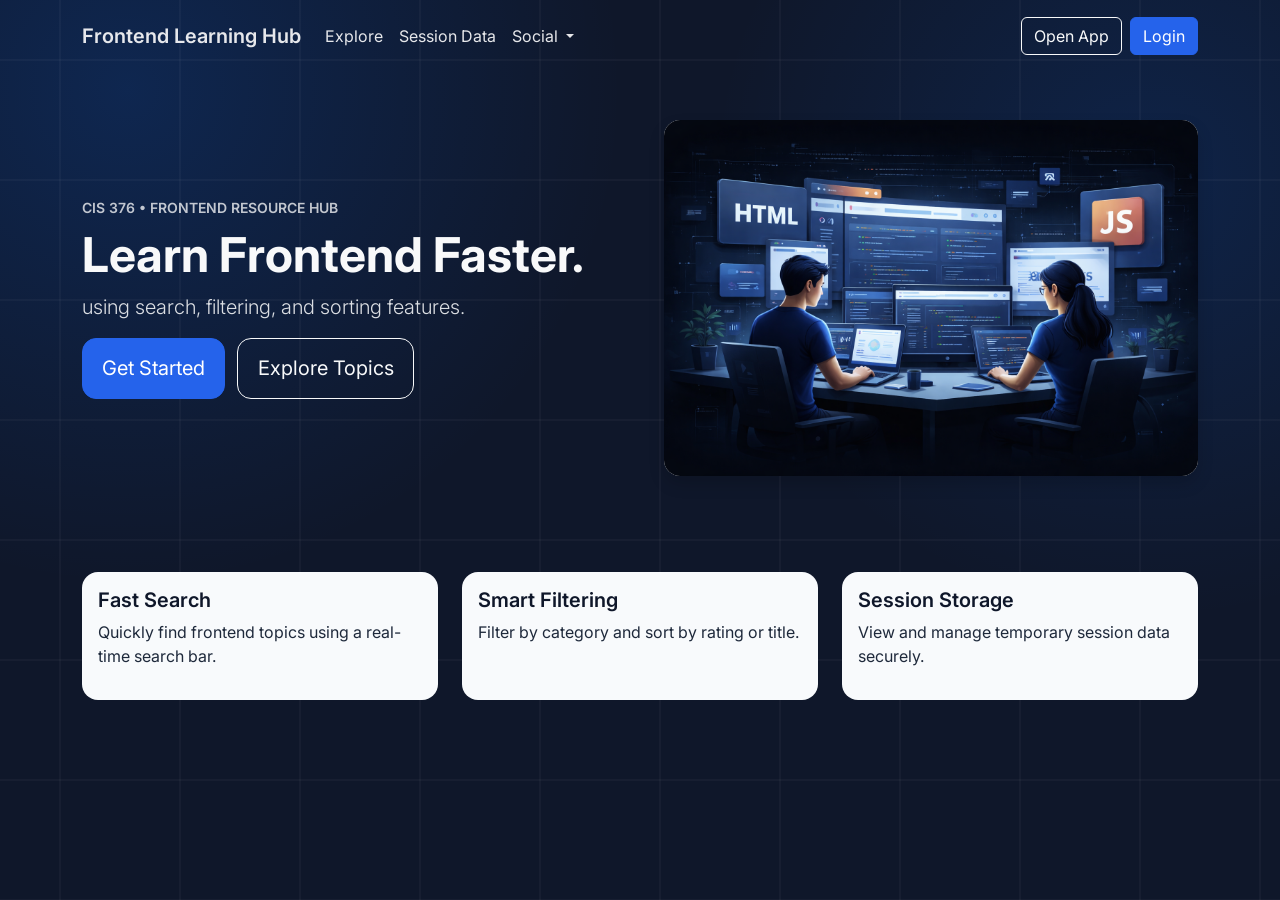
<file: index.html>
<!DOCTYPE html>
<html lang="en">
<head>
  <!-- Character encoding -->
  <meta charset="UTF-8" />

  <!-- Makes the page responsive on mobile -->
  <meta name="viewport" content="width=device-width, initial-scale=1" />

  <title>Frontend Learning Hub</title>

  <!-- Bootstrap CSS library (for layout & components) -->
  <link href="https://cdn.jsdelivr.net/npm/bootstrap@5.3.3/dist/css/bootstrap.min.css" rel="stylesheet">

  <!-- Bootstrap icons (optional icons) -->
  <link rel="stylesheet" href="https://cdn.jsdelivr.net/npm/bootstrap-icons@1.11.3/font/bootstrap-icons.min.css">

  <!-- my custom CSS -->
  <link rel="stylesheet" href="styles/main.css" />
</head>

<body>

  <!-- ===== NAVBAR (Top Navigation Bar) ===== -->
  <nav class="navbar navbar-expand-lg navbar-dark py-3">
    <div class="container">

      <!-- Website logo / name -->
      <a class="navbar-brand fw-semibold" href="index.html">
        Frontend Learning Hub
      </a>

      <!-- Responsive toggle button (for mobile menu) -->
      <button
        class="navbar-toggler"
        type="button"
        data-bs-toggle="collapse"
        data-bs-target="#topNav"
        aria-controls="topNav"
        aria-expanded="false"
        aria-label="Toggle navigation"
      >
        <span class="navbar-toggler-icon"></span>
      </button>

      <!-- Navigation links -->
      <div class="collapse navbar-collapse" id="topNav">
        <ul class="navbar-nav me-auto">
          <li class="nav-item">
            <a class="nav-link" href="pages/app.html">Explore</a>
          </li>

          <li class="nav-item">
            <a class="nav-link" href="pages/data.html">Session Data</a>
          </li>

          <li class="nav-item dropdown">
            <a
              class="nav-link dropdown-toggle"
              href="#"
              role="button"
              data-bs-toggle="dropdown"
              aria-expanded="false"
            >
              Social
            </a>

            <ul class="dropdown-menu dropdown-menu-end">
              <li>
                <a
                  class="dropdown-item text-center fs-6 p-0"
                  href="https://github.com/ehassan256417-afk/CIS-376-MID-TERM-PROJECT"
                  target="_blank"
                  rel="noopener"
                >
                  GitHub <i class="bi bi-github"></i>
                </a>
              </li>
            </ul>
          </li>
        </ul>

        <!-- Right side buttons -->
        <div class="d-flex gap-2">
          <a class="btn btn-outline-light" href="pages/app.html">Open App</a>
          <a class="btn btn-primary" href="pages/login.html">Login</a>
        </div>
      </div>
    </div>
  </nav>

  <main>
    <!-- ===== HERO SECTION ===== -->
    <header class="py-5">
      <div class="container">
        <div class="row align-items-center g-5">

          <!-- Left side (Text content) -->
          <div class="col-lg-6">
            <p class="text-uppercase small fw-semibold mb-2 hero-subtitle">
              CIS 376 • Frontend Resource Hub
            </p>

            <h1 class="display-5 fw-bold">
              Learn Frontend Faster.
            </h1>

            <p class="lead">
              using search, filtering, and sorting features.
            </p>

            <a class="btn btn-primary btn-lg me-2" href="pages/login.html">
              Get Started
            </a>

            <a class="btn btn-outline-light btn-lg" href="pages/app.html">
              Explore Topics
            </a>
          </div>

          <!-- Right side (Hero image) -->
          <div class="col-lg-6">
            <div class="card shadow border-0">
              <img
                src="assets/data/images/hero-frontend-hub.png"
                alt="Frontend App Preview"
                class="img-fluid"
              />
            </div>
          </div>

        </div>
      </div>
    </header>

    <!-- ===== FEATURES SECTION ===== -->
    <section class="pb-5">
      <div class="container">
        <div class="row g-4">

          <!-- Feature 1 -->
          <div class="col-md-4">
            <div class="card h-100">
              <div class="card-body">
                <h5>Fast Search</h5>
                <p>
                  Quickly find frontend topics using a real-time search bar.
                </p>
              </div>
            </div>
          </div>

          <!-- Feature 2 -->
          <div class="col-md-4">
            <div class="card h-100">
              <div class="card-body">
                <h5>Smart Filtering</h5>
                <p>
                  Filter by category and sort by rating or title.
                </p>
              </div>
            </div>
          </div>

          <!-- Feature 3 -->
          <div class="col-md-4">
            <div class="card h-100">
              <div class="card-body">
                <h5>Session Storage</h5>
                <p>
                  View and manage temporary session data securely.
                </p>
              </div>
            </div>
          </div>

        </div>
      </div>
    </section>
  </main>

  <!-- Bootstrap JS (required for navbar toggle on mobile) -->
  <script src="https://cdn.jsdelivr.net/npm/bootstrap@5.3.3/dist/js/bootstrap.bundle.min.js"></script>

</body>
</html>
</file>
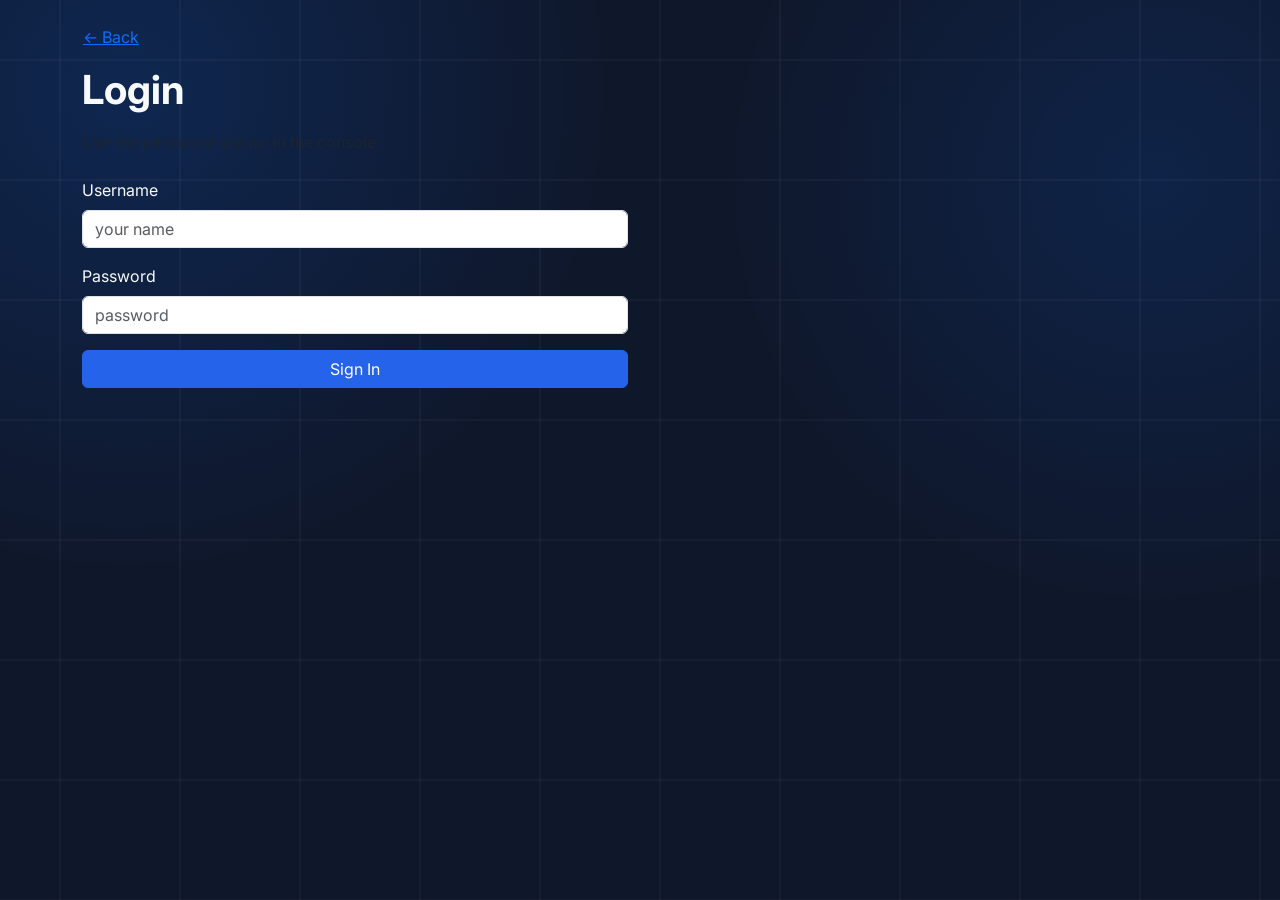
<file: pages/app.html>
<!doctype html>
<html lang="en">
<head>
  <meta charset="utf-8" />
  <meta name="viewport" content="width=device-width, initial-scale=1" />
  <title>App</title>
<!-- Bootstrap CSS library (for layout & components) -->
  <link href="https://cdn.jsdelivr.net/npm/bootstrap@5.3.3/dist/css/bootstrap.min.css" rel="stylesheet">
  <link rel="stylesheet" href="https://cdn.jsdelivr.net/npm/bootstrap-icons@1.11.3/font/bootstrap-icons.min.css">
  <link href="../styles/main.css" rel="stylesheet">
</head>
<!-- Note: This page is protected and requires login. The auth.js script will check for a valid session and redirect to login if not authenticated. -->
<!-- The app.js script will handle loading and displaying the content data, as well as the search, filter, and sort functionality. -->
<!-- The main.js script contains shared utility functions used across multiple pages, such as session management and DOM manipulation helpers. -->
<body class="container py-4">
<!-- The header section contains the page title, a brief description, and navigation buttons. -->
  <header class="d-flex justify-content-between align-items-center mb-4">
    <div>
      <h1 class="fw-bold m-0">App</h1>
       <i class="bi bi-collection-fill me-2"></i> Content Explorer
      <p class="text-muted m-0">Protected page — requires login.</p>
    </div>
<!-- The navigation buttons on the right allow users to go back to the home page, view session data, or log out. The logout button will clear the session and redirect to the login page. -->
    <div class="d-flex gap-2">
      <a class="btn btn-outline-secondary" href="../index.html">Home</a>
      <a class="btn btn-outline-info" href="./data.html">View Session Data</a>
      <button id="btnLogout" class="btn btn-danger" type="button">
  <i class="bi bi-box-arrow-right"></i> Logout
</button>
    </div>
  </header>
<!-- The main section contains the user information, view toggle buttons, search and filter controls, and the grid where the content cards will be displayed. The app.js script will populate this section with dynamic content based on the data loaded from the content.json file. -->
  <main>
    <div class="alert alert-success">
      You are logged in as: <strong id="whoami">...</strong>
    </div>

    <!-- View toggle + result count --> <!-- The view toggle buttons allow users to switch between grid and list views for the content cards. The result count will display the number of items currently shown based on the search and filter criteria. -->
    <div class="d-flex justify-content-between align-items-center mb-3">
      <div class="btn-group" role="group">
        <button id="gridViewBtn" class="btn btn-outline-secondary active" type="button">Grid</button>
        <button id="listViewBtn" class="btn btn-outline-secondary" type="button">List</button>
      </div>
      <small class="text-muted" id="resultCount">0 items</small>
    </div>

    <!-- Search + Filter + Sort --> <!-- The search input allows users to filter the content cards by title or description. The category filter dropdown will be populated dynamically based on the categories present in the content data, allowing users to filter by category. The sort dropdown provides options to sort the content by rating or title in ascending or descending order. -->
    <div class="row g-2 mb-3">
      <div class="col-md-6">
        <input id="searchInput" class="form-control" type="search" placeholder="Search title or description...">
      </div>

      <!-- The category filter will be populated dynamically based on the categories present in the content data. It allows users to filter the displayed content by category, showing only items that match the selected category or all items if "All categories" is selected. -->
      <div class="col-md-3">
        <select id="categoryFilter" class="form-select">
          <option value="all">All categories</option>
        </select>
      </div>

      <div class="col-md-3">
        <select id="sortSelect" class="form-select">
          <option value="rating-desc">Sort: rating (high → low)</option>
          <option value="rating-asc">Sort: rating (low → high)</option>
          <option value="title-asc">Sort: title (A → Z)</option>
          <option value="title-desc">Sort: title (Z → A)</option>
        </select>
      </div>
    </div>

    <!-- Cards -->
     <!-- The card grid is where the content cards will be displayed. Each card will show the title, category, rating, description, and a link to the resource. The app.js script will generate these cards dynamically based on the content data and the current search, filter, and sort criteria. -->
    <div class="row g-3" id="cardGrid"></div>
  </main>

  <script src="https://cdn.jsdelivr.net/npm/bootstrap@5.3.3/dist/js/bootstrap.bundle.min.js"></script>
 <!-- <!The auth.js script will check for a valid session on page load and redirect to the login page if the user is not authenticated. It also provides functions for logging out and managing session data. -->
<!-- <! The main.js script contains shared utility functions used across multiple pages, such as session management and -->
  <!-- Only once (no duplicates) -->
  <script src="../scripts/auth.js"></script>
  <script src="../scripts/main.js"></script>
  <script src="../scripts/app.js"></script>

</body>
</html>
</file>
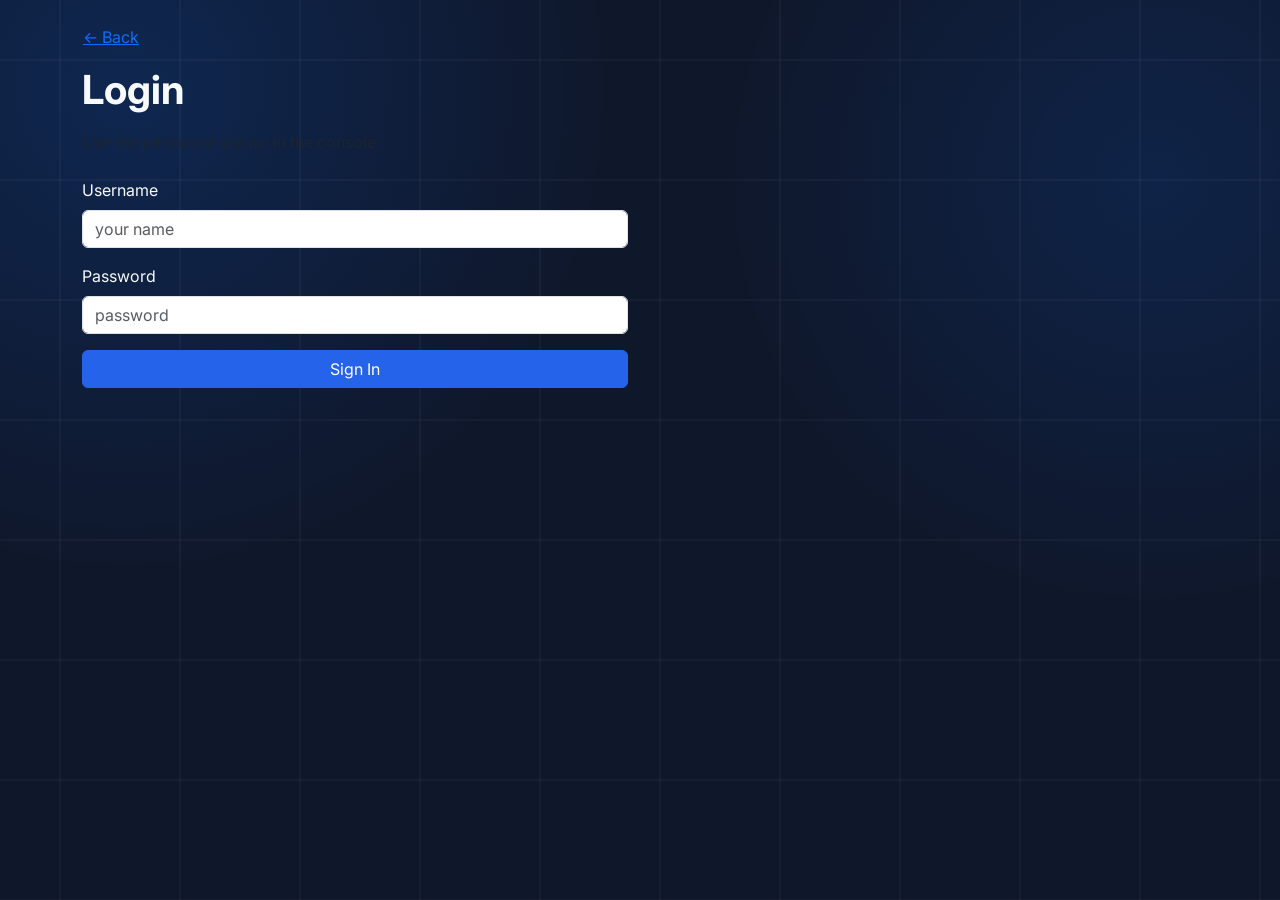
<file: pages/data.html>
<!doctype html>
<html lang="en">
<head>
  <meta charset="utf-8" />
  <meta name="viewport" content="width=device-width, initial-scale=1" />
  <title>Session Data</title>

  <!-- Bootstrap CSS library (for layout & components) -->
  <link href="https://cdn.jsdelivr.net/npm/bootstrap@5.3.3/dist/css/bootstrap.min.css" rel="stylesheet">
  <link rel="stylesheet" href="https://cdn.jsdelivr.net/npm/bootstrap-icons@1.11.3/font/bootstrap-icons.min.css">
  <link href="../styles/main.css" rel="stylesheet">
</head>

<body class="container py-4">

  <a class="btn btn-link p-0 mb-3" href="./app.html">← Back to App</a>

  <h1 class="fw-bold mb-3">Session Data</h1>
  <p class="text-muted">View temporary session storage data.</p>
  <!-- The sessionOutput element will display the current session data in a formatted way. The clearSessionBtn allows the user to clear the session storage, which will also update the displayed session data accordingly. The data.js script will handle loading the session data and updating the display when the page loads or when the clear button is clicked. -->
  <div class="card mb-3">
    <div class="card-body">
      <pre id="sessionOutput"></pre>
    </div>
  </div>

  <button id="clearSessionBtn" class="btn btn-danger">
    Clear Session
  </button>

  <script src="../scripts/auth.js"></script>
  <script src="../scripts/data.js"></script>

</body>
</html>
</file>
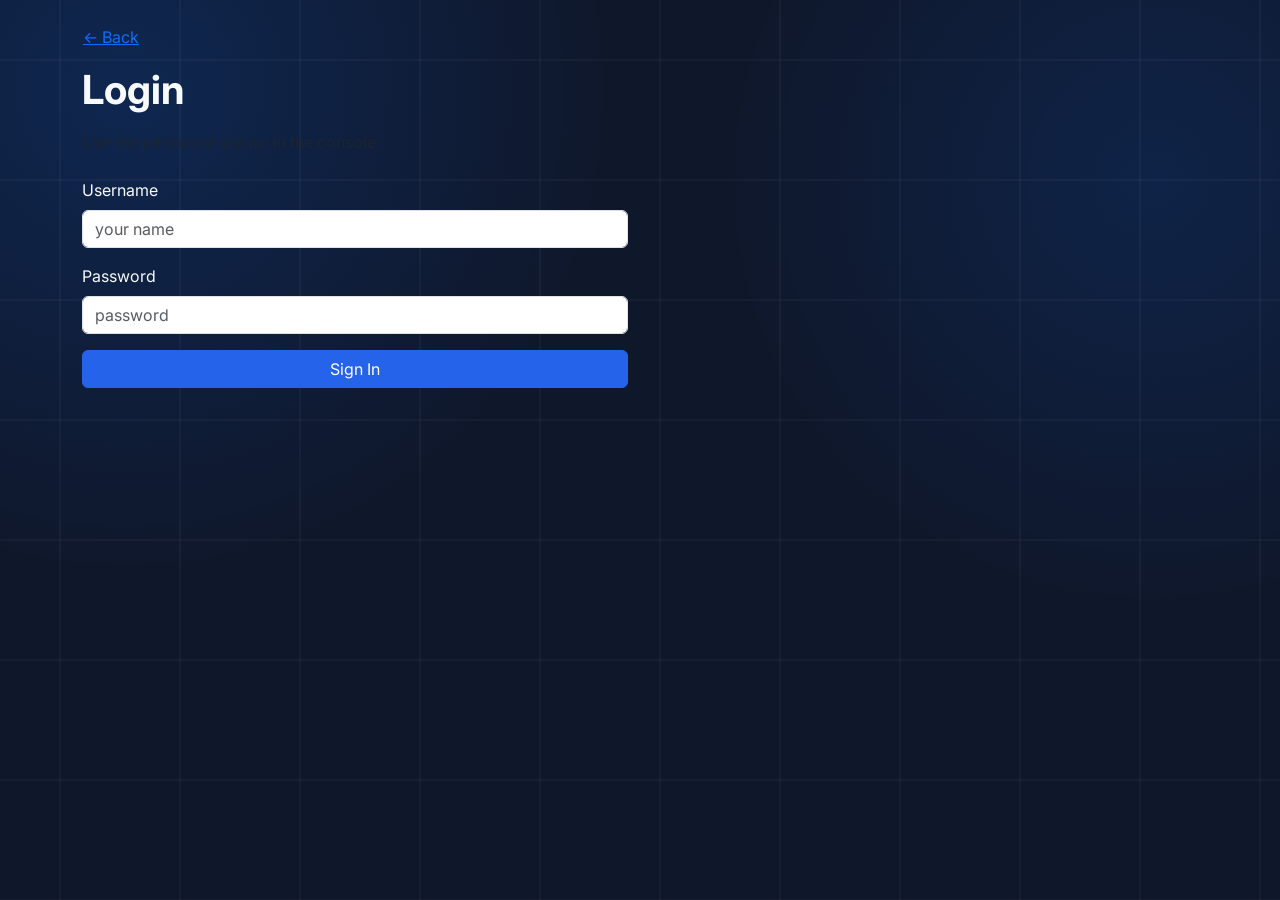
<file: pages/login.html>
<!doctype html>
<html lang="en">
<head>
  <meta charset="utf-8" />
  <meta name="viewport" content="width=device-width, initial-scale=1" />
  <title>Login</title>
<!-- Bootstrap CSS library (for layout & components) -->
  <link href="https://cdn.jsdelivr.net/npm/bootstrap@5.3.3/dist/css/bootstrap.min.css" rel="stylesheet">
  <link rel="stylesheet" href="https://cdn.jsdelivr.net/npm/bootstrap-icons@1.11.3/font/bootstrap-icons.min.css">
  <link href="../styles/main.css" rel="stylesheet">
</head>
<!-- The login page allows users to enter their username and password to authenticate. The auth.js script will handle the login logic, checking the entered credentials against a predefined password (which is logged in the console for testing purposes). If the login is successful, a session will be created and the user will be redirected to the app page. If the login fails, an error message will be displayed below the form. -->
<body class="container py-4">

  <a class="btn btn-link p-0 mb-3" href="../index.html">← Back</a>

  <h1 class="fw-bold mb-3">Login</h1>
  <p class="text-muted mb-4">Use the password shown in the console.</p>
<!-- The login form consists of input fields for the username and password, and a submit button. The login-message element will display feedback messages to the user, such as success or error messages based on the login attempt. -->
  <div class="row">
    <div class="col-md-6">
      <label class="form-label" for="username">Username</label>
      <input id="username" class="form-control mb-3" type="text" placeholder="your name">
<!-- The password field is of type "password" to hide the entered characters. The placeholder text indicates that the user should enter the password that is shown in the console for testing purposes. -->
      <label class="form-label" for="password">Password</label>
      <input id="password" class="form-control mb-3" type="password" placeholder="password">
<!-- The login button will trigger the login process when clicked. The auth.js script will validate the entered credentials and manage the session accordingly. -->
      <button id="login-button" class="btn btn-primary w-100" type="button">Sign In</button>

      <div id="login-message" class="mt-3"></div>
    </div>
  </div>

  <script src="https://cdn.jsdelivr.net/npm/bootstrap@5.3.3/dist/js/bootstrap.bundle.min.js"></script>

  <script src="../scripts/auth.js"></script>
  <script src="../scripts/login.js"></script>

</body>
</html>
</file>
<file: styles/main.css>
/* main.css - custom styling (Bootstrap-first) */

/* Google Font (Inter) */
@import url("https://fonts.googleapis.com/css2?family=Inter:wght@400;600;800&display=swap");

/* ===== Base / Global ===== */
body {
  font-family: "Inter", system-ui, -apple-system, "Segoe UI", Roboto, Arial, sans-serif;
  min-height: 100vh;

  /* Dark tech background + SVG pattern (requirement) */
  background-color: #0F172A;
  color: rgba(248, 249, 250, 0.88);

  background-image:
    url("data:image/svg+xml,%3Csvg xmlns='http://www.w3.org/2000/svg' width='120' height='120'%3E%3Cpath d='M0 60H120M60 0V120' stroke='rgba(255,255,255,0.06)' stroke-width='1'/%3E%3C/svg%3E"),
    radial-gradient(900px circle at 10% 10%, rgba(13,110,253,0.18), transparent 55%),
    radial-gradient(800px circle at 90% 20%, rgba(13,110,253,0.14), transparent 55%);
  background-repeat: repeat, no-repeat, no-repeat;
  background-size: auto, auto, auto;
}

/* Keep headings readable on dark background */
h1, h2, h3, h4, h5, h6, label {
  color: #F8F9FA;
}

/* Optional: make default muted text on dark background */
.small,
.text-secondary {
  color: rgba(248, 249, 250, 0.75);
}

/* ===== Navbar ===== */
.navbar {
  background-color: transparent;
}

/* Make brand + links clear (Bootstrap already helps, this is extra safety) */
.navbar .navbar-brand,
.navbar .nav-link {
  color: rgba(248, 249, 250, 0.92);
}

.navbar .nav-link:hover {
  color: #F8F9FA;
}

/* ===== Buttons ===== */
.btn-primary {
  background-color: #2563EB;
  border-color: #2563EB;
}

.btn-primary:hover,
.btn-primary:focus {
  background-color: #1E40AF;
  border-color: #1E40AF;
}

/* Nicer large buttons on landing */
.btn-lg {
  border-radius: 14px;
  padding: 0.9rem 1.2rem;
}

/* ===== Images ===== */
img {
  border-radius: 16px;
}

/* ===== Cards ===== */
.card {
  background-color: #F8FAFC;
  color: #1E293B;
  border-radius: 16px;
  border: none;
}

/* Keep text inside cards readable (avoid white text issues) */
.card p,
.card small,
.card .text-muted,
.card a,
.card li {
  color: #1E293B;
}

.card .text-muted {
  color: rgba(30, 41, 59, 0.75);
}

.card h5,
.card .card-title {
  font-weight: 600;
  color: #0F172A;
}

/* ===== Sections spacing ===== */
section {
  padding-top: 3rem;
  padding-bottom: 3rem;
}

/* Dark dropdown look */
.dropdown-menu {
  background: rgba(87, 31, 83, 0.95);
  border: 1px solid rgba(255,255,255,0.12);
  border-radius: 12px;
  padding: 10px;
}

.dropdown-item {
  color: #fff;
  border-radius: 10px;
  padding: 10px 12px;
}

.dropdown-item:hover,
.dropdown-item:focus {
  background: rgba(255,255,255,0.10);
  color: #fff;
}

/* Hero subtitle fix (moved from inline CSS) */
.hero-subtitle {
  color: rgba(255, 255, 255, 0.75);
}
</file>
